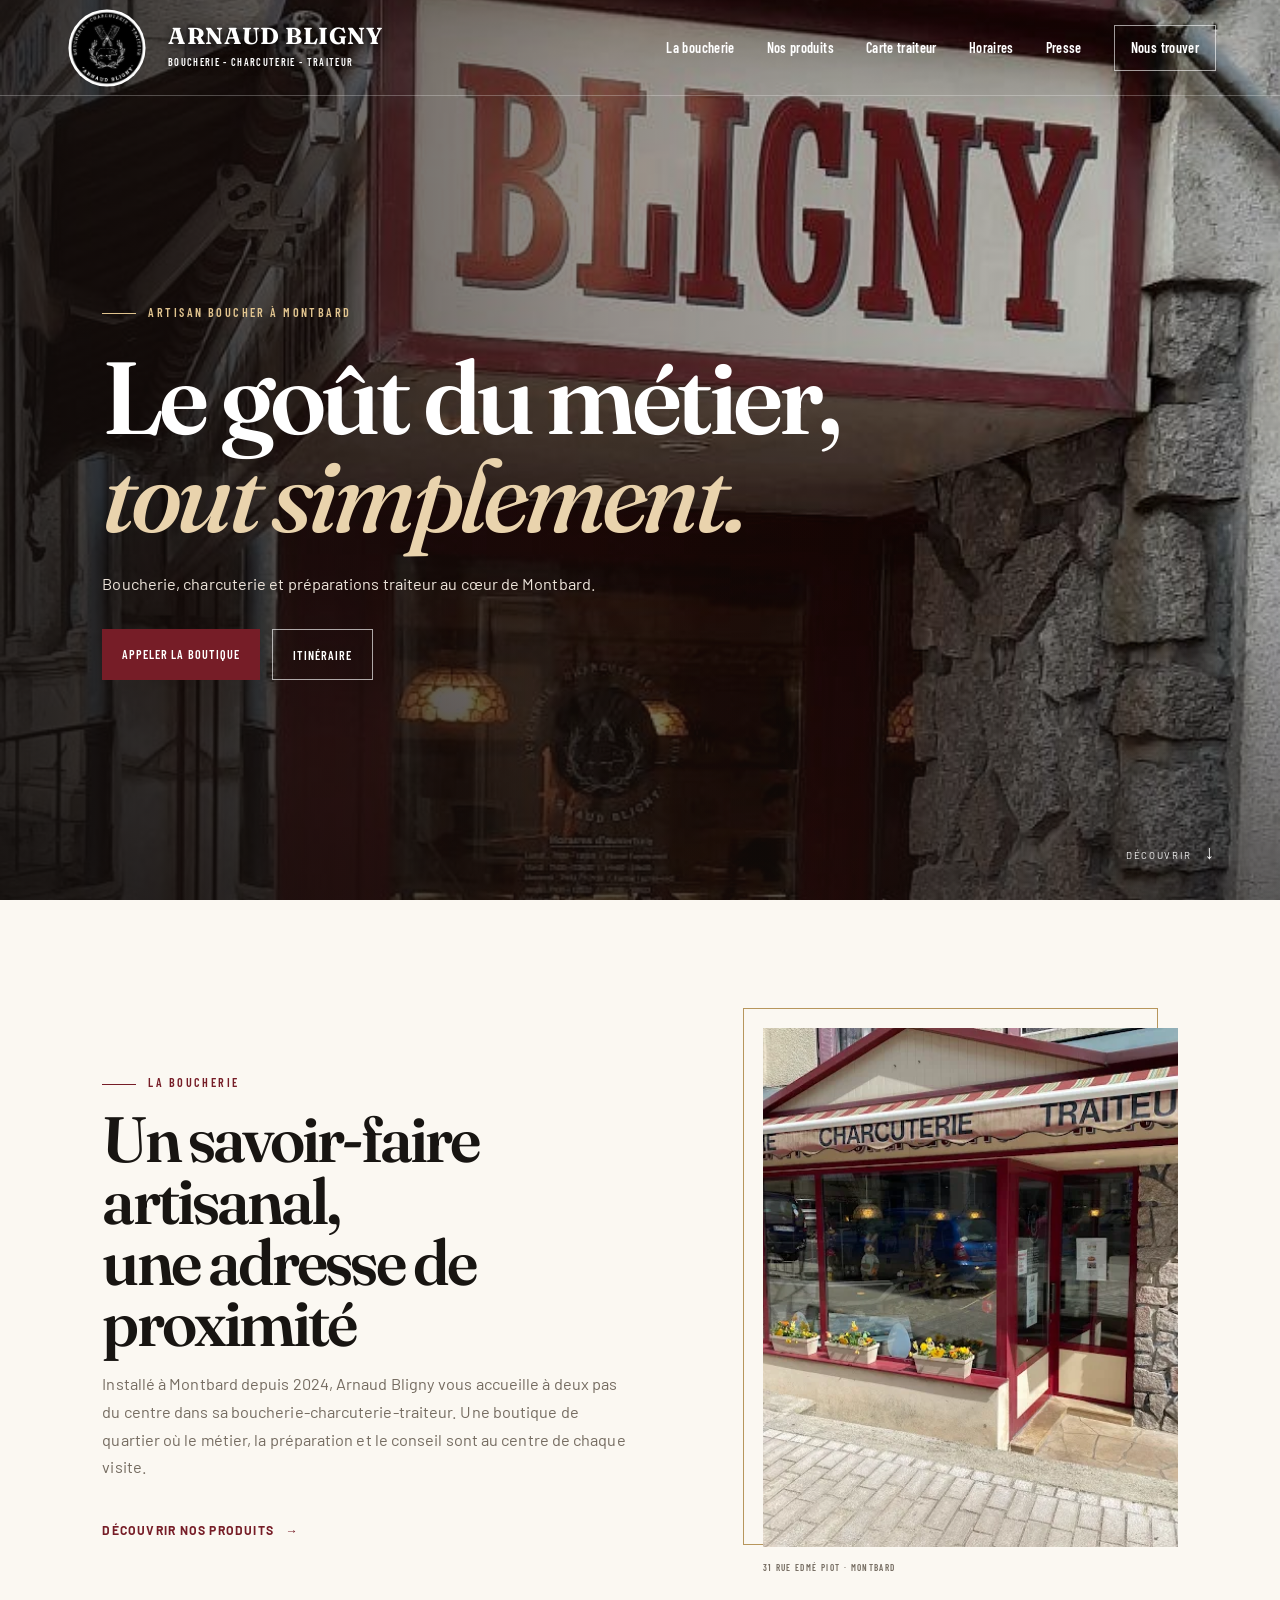
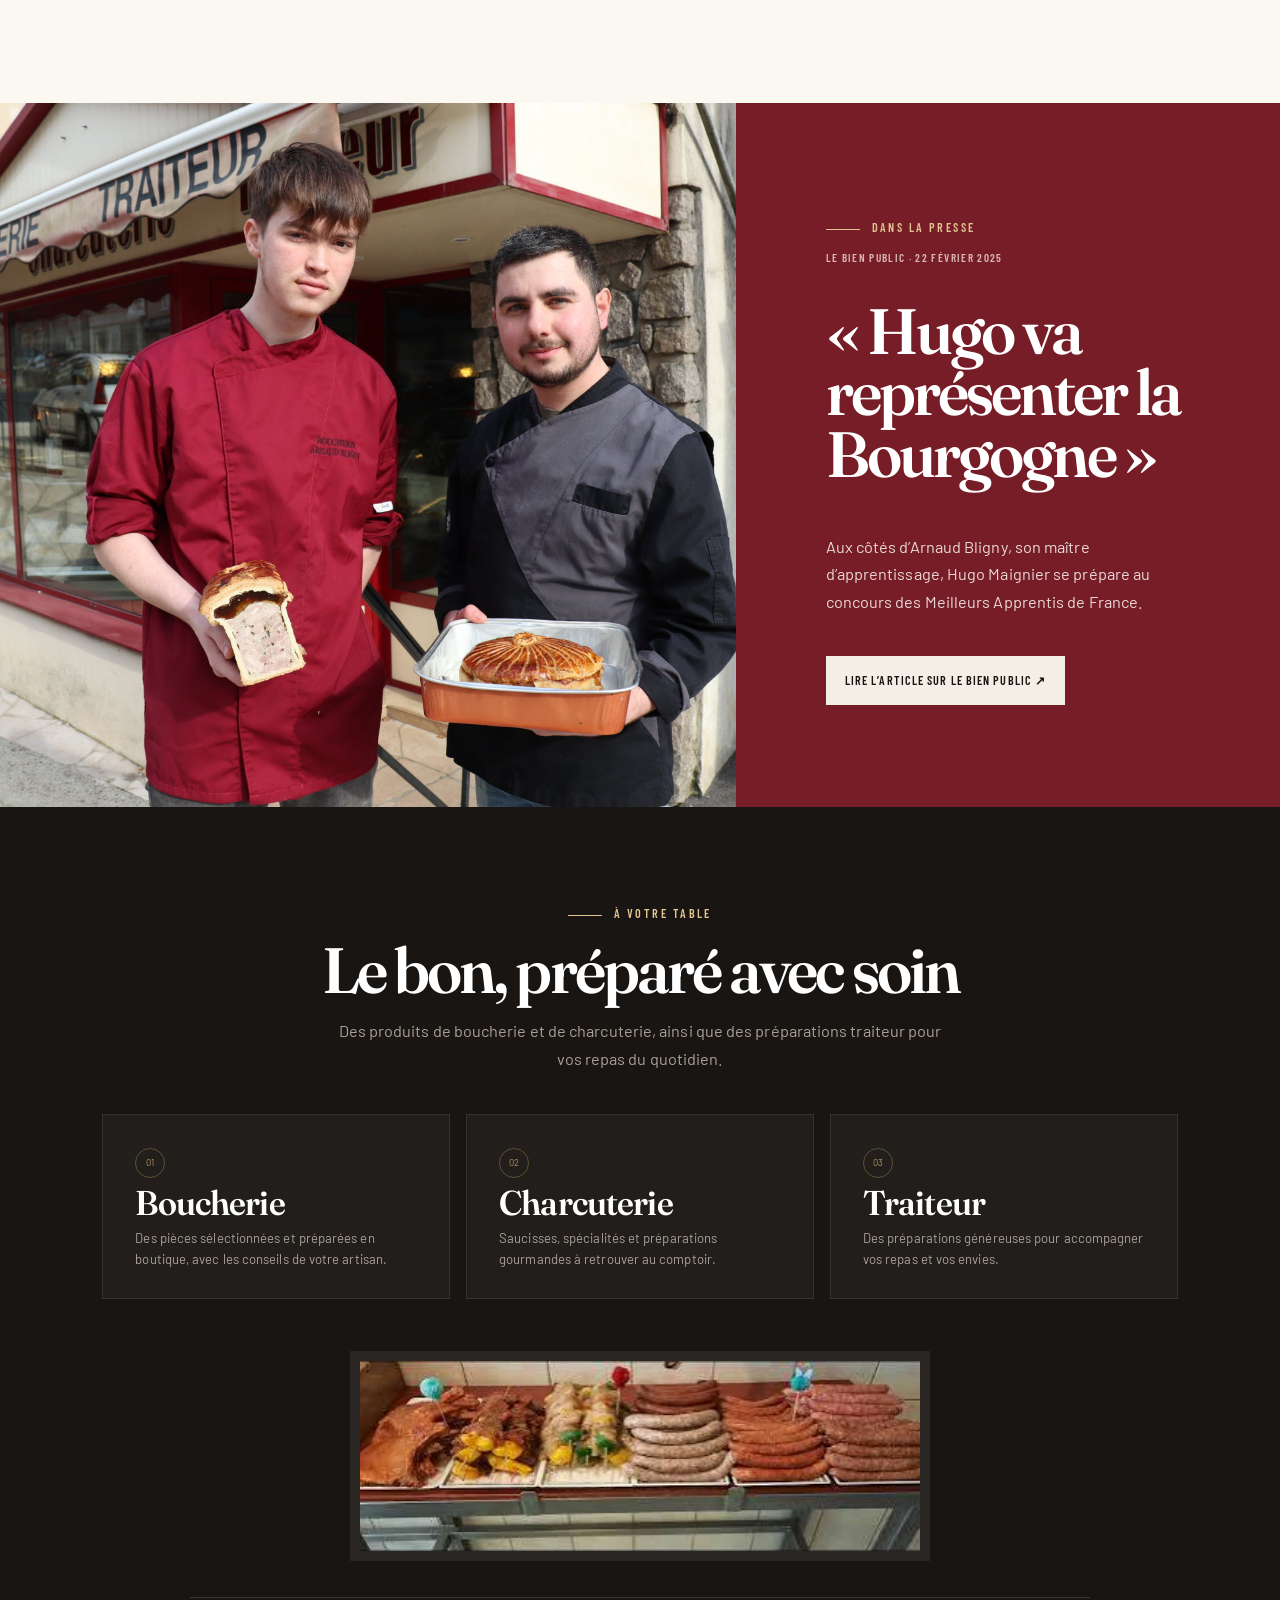
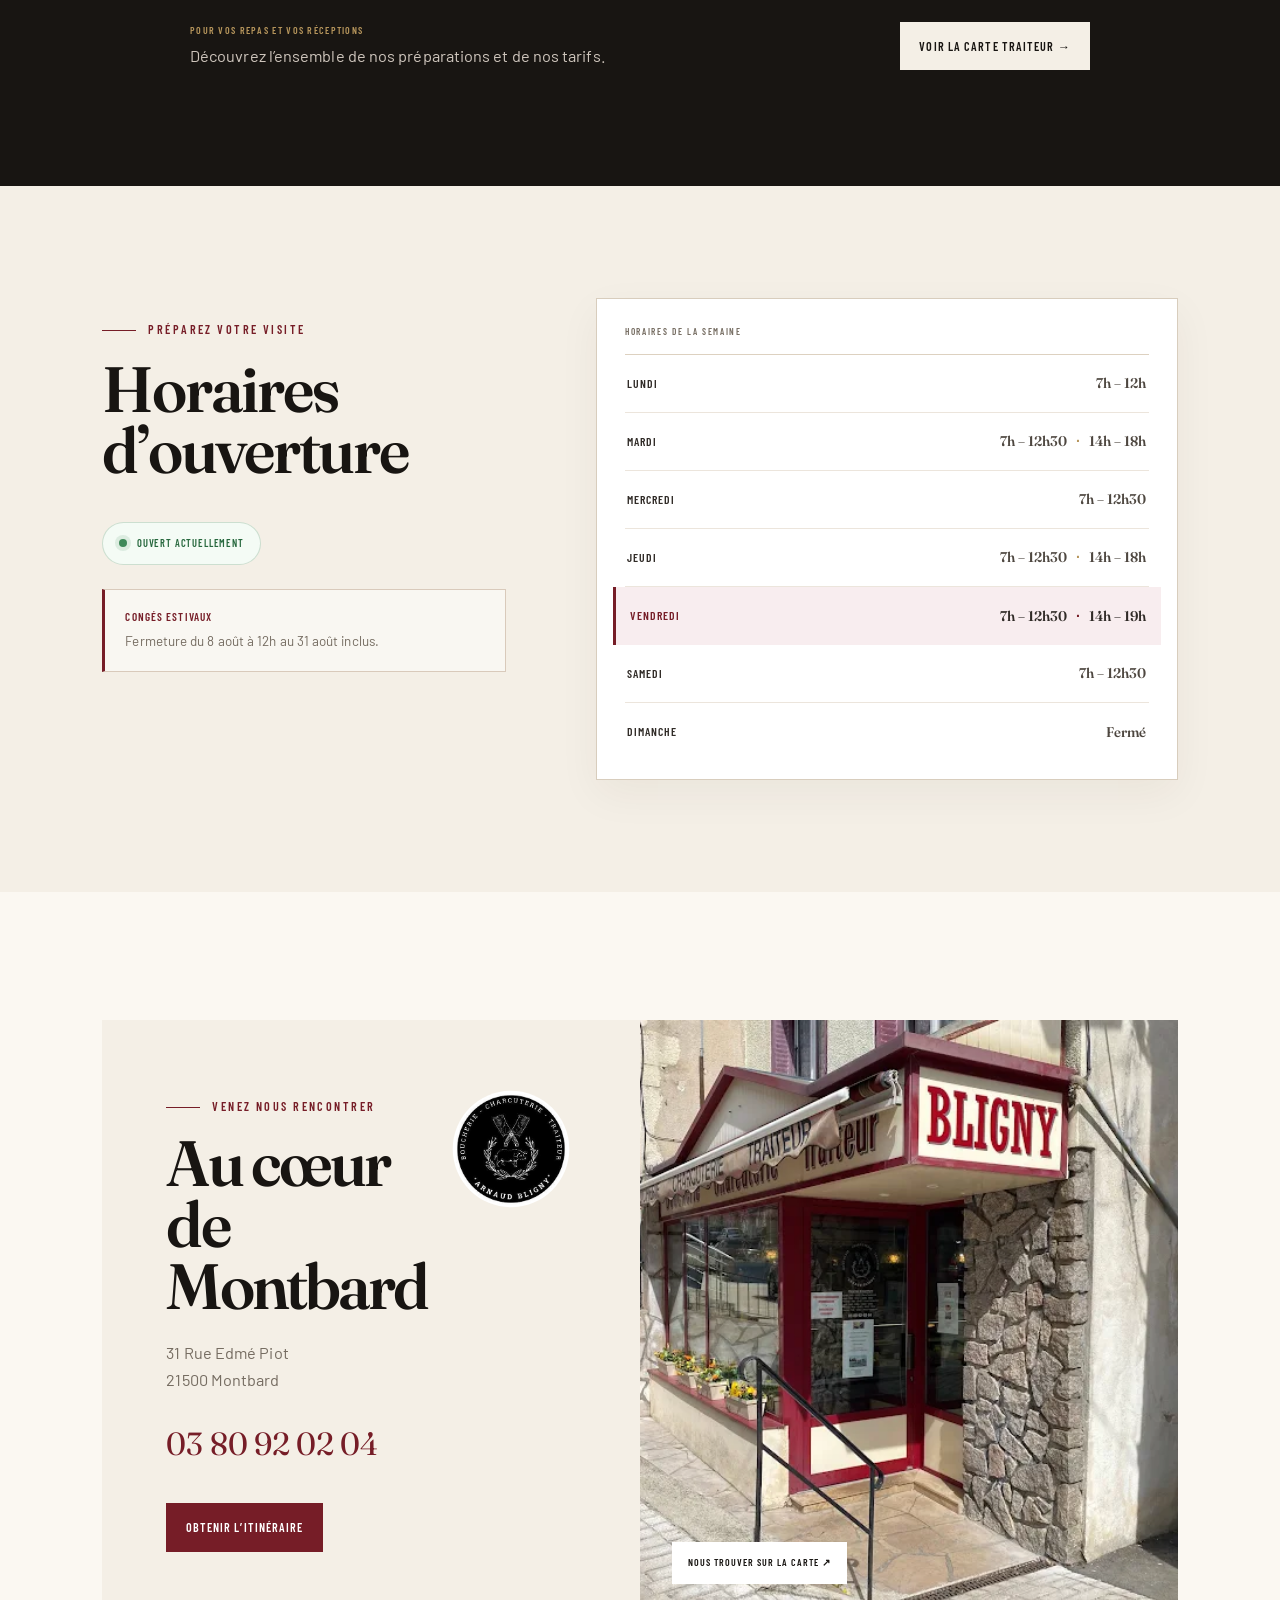
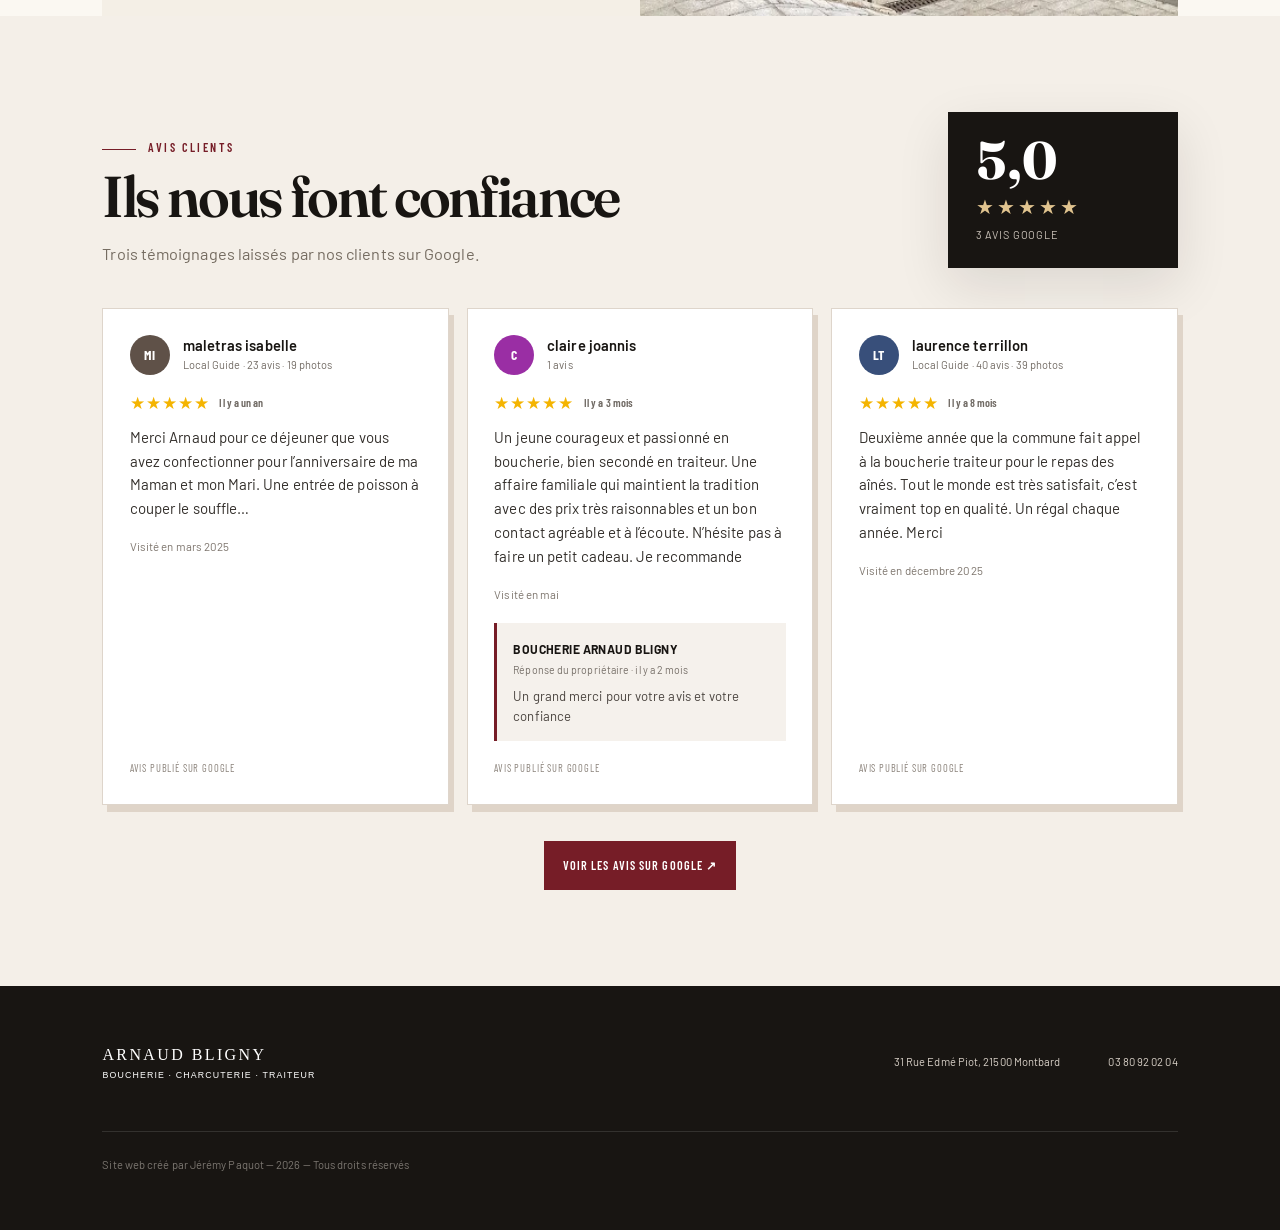
<file: index.html>
<!doctype html>
<html lang="fr">
<head>
  <meta charset="utf-8">
  <meta name="viewport" content="width=device-width, initial-scale=1">
  <title>Boucherie Arnaud Bligny | Boucherie, charcuterie et traiteur à Montbard</title>
  <meta name="description" content="Boucherie Charcuterie Traiteur Arnaud Bligny à Montbard. Découvrez la boutique, nos spécialités, nos horaires et nos coordonnées.">
  <meta name="theme-color" content="#181512">
  <meta property="og:title" content="Boucherie Arnaud Bligny — Montbard">
  <meta property="og:description" content="Boucherie, charcuterie et traiteur au cœur de Montbard.">
  <meta property="og:type" content="website">
  <meta property="og:image" content="assets/devanture.webp">
  <link rel="icon" href="assets/logo.jpg">
  <link rel="preconnect" href="https://fonts.googleapis.com">
  <link rel="preconnect" href="https://fonts.gstatic.com" crossorigin>
  <link href="https://fonts.googleapis.com/css2?family=Barlow+Condensed:wght@500;600;700&family=Barlow:wght@400;500;600&family=Fraunces:opsz,wght@9..144,500;9..144,600;9..144,700&display=swap" rel="stylesheet">
  <link rel="stylesheet" href="style.css">
  <link rel="stylesheet" href="overrides.css?v=13">
  <script type="application/ld+json">
  {"@context":"https://schema.org","@type":"ButcherShop","name":"Boucherie Arnaud Bligny","description":"Boucherie, charcuterie et traiteur à Montbard.","telephone":"+33380920204","image":"assets/devanture.webp","address":{"@type":"PostalAddress","streetAddress":"31 Rue Edmé Piot","postalCode":"21500","addressLocality":"Montbard","addressCountry":"FR"},"openingHoursSpecification":[{"@type":"OpeningHoursSpecification","dayOfWeek":"Monday","opens":"07:00","closes":"12:00"},{"@type":"OpeningHoursSpecification","dayOfWeek":["Tuesday","Thursday"],"opens":"07:00","closes":"12:30"},{"@type":"OpeningHoursSpecification","dayOfWeek":["Tuesday","Thursday"],"opens":"14:00","closes":"18:00"},{"@type":"OpeningHoursSpecification","dayOfWeek":"Wednesday","opens":"07:00","closes":"12:30"},{"@type":"OpeningHoursSpecification","dayOfWeek":"Friday","opens":"07:00","closes":"12:30"},{"@type":"OpeningHoursSpecification","dayOfWeek":"Friday","opens":"14:00","closes":"19:00"},{"@type":"OpeningHoursSpecification","dayOfWeek":"Saturday","opens":"07:00","closes":"12:30"}]}
  </script>
</head>
<body>
  <a class="skip-link" href="#contenu">Aller au contenu</a>
  <header class="site-header">
    <a class="brand" href="#accueil" aria-label="Retour à l'accueil"><img src="assets/logo.jpg" alt="Logo de la Boucherie Charcuterie Traiteur Arnaud Bligny"><span><b>Arnaud Bligny</b><small>Boucherie - Charcuterie - Traiteur</small></span></a>
    <button class="menu-toggle" aria-expanded="false" aria-controls="menu"><span></span><span></span><span></span><span class="sr-only">Ouvrir le menu</span></button>
    <nav id="menu" aria-label="Navigation principale"><a href="#boucherie">La boucherie</a><a href="#produits">Nos produits</a><a href="carte-traiteur.html">Carte traiteur</a><a href="#horaires">Horaires</a><a href="#presse">Presse</a><a class="nav-cta" href="#contact">Nous trouver</a></nav>
  </header>

  <main id="contenu">
    <section class="hero" id="accueil">
      <img class="hero-image" src="assets/hero-boutique.jpg" alt="Entrée et enseigne de la Boucherie Arnaud Bligny à Montbard">
      <div class="hero-shade"></div>
      <div class="hero-content reveal">
        <p class="eyebrow">Artisan boucher à Montbard</p>
        <h1>Le goût du métier,<br><em>tout simplement.</em></h1>
        <p class="hero-text">Boucherie, charcuterie et préparations traiteur au cœur de Montbard.</p>
        <div class="actions"><a class="button primary" href="tel:+33380920204">Appeler la boutique</a><a class="button ghost" href="https://www.google.com/maps/dir/?api=1&destination=31+Rue+Edme+Piot+21500+Montbard" target="_blank" rel="noopener noreferrer">Itinéraire</a></div>
      </div>
      <a class="scroll" href="#boucherie" aria-label="Découvrir la boucherie">Découvrir <span>↓</span></a>
    </section>

    <section class="intro section" id="boucherie">
      <div class="section-copy reveal"><p class="eyebrow dark">La boucherie</p><h2>Un savoir-faire artisanal,<br>une adresse de proximité</h2><p>Installé à Montbard depuis 2024, Arnaud Bligny vous accueille à deux pas du centre dans sa boucherie-charcuterie-traiteur. Une boutique de quartier où le métier, la préparation et le conseil sont au centre de chaque visite.</p><a class="text-link" href="#produits">Découvrir nos produits <span>→</span></a></div>
      <figure class="shop-frame reveal"><img src="assets/boutique.webp" alt="Façade de la Boucherie Arnaud Bligny" loading="lazy"><figcaption>31 rue Edmé Piot · Montbard</figcaption></figure>
    </section>


    <section class="press section" id="presse">
      <div class="press-mobile-heading"><p class="eyebrow">Dans la presse</p><span class="source">Le Bien Public · 22 février 2025</span></div>
      <div class="press-photo reveal"><img src="assets/hugo-arnaud.jpg" alt="Hugo, à gauche en rouge, et Arnaud Bligny, à droite en noir, devant la boucherie" loading="lazy"></div>
      <article class="press-copy reveal"><p class="eyebrow">Dans la presse</p><span class="source">Le Bien Public · 22 février 2025</span><h2>« Hugo va représenter la Bourgogne »</h2><p>Aux côtés d’Arnaud Bligny, son maître d’apprentissage, Hugo Maignier se prépare au concours des Meilleurs Apprentis de France.</p><a class="button light" href="https://www.bienpublic.com/economie/2025/02/22/meilleurs-apprentis-de-france-hugo-va-representer-la-bourgogne" target="_blank" rel="noopener noreferrer">Lire l’article sur Le Bien Public ↗</a></article>
    </section>

    <section class="products section" id="produits">
      <div class="section-heading reveal"><p class="eyebrow">À votre table</p><h2>Le bon, préparé avec soin</h2><p>Des produits de boucherie et de charcuterie, ainsi que des préparations traiteur pour vos repas du quotidien.</p></div>
      <div class="product-grid reveal">
        <article><span>01</span><h3>Boucherie</h3><p>Des pièces sélectionnées et préparées en boutique, avec les conseils de votre artisan.</p></article>
        <article><span>02</span><h3>Charcuterie</h3><p>Saucisses, spécialités et préparations gourmandes à retrouver au comptoir.</p></article>
        <article><span>03</span><h3>Traiteur</h3><p>Des préparations généreuses pour accompagner vos repas et vos envies.</p></article>
      </div>
      <figure class="wide-photo reveal"><img src="assets/produits.jpg" alt="Assortiment de charcuteries et de préparations dans la vitrine" loading="lazy"></figure>
      <div class="menu-invite reveal"><p><span>Pour vos repas et vos réceptions</span>Découvrez l’ensemble de nos préparations et de nos tarifs.</p><a class="button light" href="carte-traiteur.html">Voir la carte traiteur →</a></div>
    </section>

    <section class="hours section" id="horaires">
      <div class="hours-title reveal"><p class="eyebrow dark">Préparez votre visite</p><h2>Horaires<br>d’ouverture</h2><div class="status" id="open-status" aria-live="polite"><i></i><span>Horaires de la semaine</span></div><aside class="holiday"><strong>Congés estivaux</strong><span>Fermeture du 8 août à 12h au 31 août inclus.</span></aside></div>
      <div class="hours-list reveal">
        <div data-day="1"><strong>Lundi</strong><span>7h – 12h</span></div>
        <div data-day="2"><strong>Mardi</strong><span>7h – 12h30 <b>·</b> 14h – 18h</span></div>
        <div data-day="3"><strong>Mercredi</strong><span>7h – 12h30</span></div>
        <div data-day="4"><strong>Jeudi</strong><span>7h – 12h30 <b>·</b> 14h – 18h</span></div>
        <div data-day="5"><strong>Vendredi</strong><span>7h – 12h30 <b>·</b> 14h – 19h</span></div>
        <div data-day="6"><strong>Samedi</strong><span>7h – 12h30</span></div>
        <div data-day="0"><strong>Dimanche</strong><span>Fermé</span></div>
      </div>
    </section>


    <section class="contact section" id="contact">
      <div class="contact-card reveal"><img src="assets/logo.jpg" alt="" aria-hidden="true"><p class="eyebrow dark">Venez nous rencontrer</p><h2>Au cœur de<br>Montbard</h2><address>31 Rue Edmé Piot<br>21500 Montbard</address><a class="phone" href="tel:+33380920204">03 80 92 02 04</a><div class="actions"><a class="button primary" href="https://www.google.com/maps/dir/?api=1&destination=31+Rue+Edme+Piot+21500+Montbard" target="_blank" rel="noopener noreferrer">Obtenir l’itinéraire</a></div></div>
      <a class="contact-photo reveal" href="https://www.google.com/maps/dir/?api=1&destination=31+Rue+Edme+Piot+21500+Montbard" target="_blank" rel="noopener noreferrer" aria-label="Ouvrir l’itinéraire vers la boucherie"><img src="assets/enseigne.webp" alt="Entrée de la boucherie avec l’enseigne Bligny" loading="lazy"><span>Nous trouver sur la carte ↗</span></a>
    </section>
    <section class="google-reviews" aria-labelledby="avis-google-title">
      <div class="google-reviews-inner">
        <div class="reviews-head">
          <div class="google-reviews-copy">
            <p class="eyebrow dark">Avis clients</p>
            <h2 id="avis-google-title">Ils nous font confiance</h2>
            <p>Trois témoignages laissés par nos clients sur Google.</p>
          </div>
          <div class="google-rating google-rating-summary">
            <strong>5,0</strong>
            <span class="google-stars" aria-label="5 étoiles sur 5">★★★★★</span>
            <small>3 avis Google</small>
          </div>
        </div>

        <div class="reviews-grid">
          <article class="review-card">
            <header class="review-author">
              <span class="review-avatar avatar-isabelle" aria-hidden="true">MI</span>
              <span><strong>maletras isabelle</strong><small>Local Guide · 23 avis · 19 photos</small></span>
            </header>
            <div class="review-score"><span class="google-stars" aria-label="5 étoiles sur 5">★★★★★</span><span>Il y a un an</span></div>
            <p class="review-text">Merci Arnaud pour ce déjeuner que vous avez confectionner pour l’anniversaire de ma Maman et mon Mari. Une entrée de poisson à couper le souffle…</p>
            <p class="review-visit">Visité en mars 2025</p>
            <small class="review-source">Avis publié sur Google</small>
          </article>

          <article class="review-card">
            <header class="review-author">
              <span class="review-avatar avatar-claire" aria-hidden="true">C</span>
              <span><strong>claire joannis</strong><small>1 avis</small></span>
            </header>
            <div class="review-score"><span class="google-stars" aria-label="5 étoiles sur 5">★★★★★</span><span>Il y a 3 mois</span></div>
            <p class="review-text">Un jeune courageux et passionné en boucherie, bien secondé en traiteur. Une affaire familiale qui maintient la tradition avec des prix très raisonnables et un bon contact agréable et à l’écoute. N’hésite pas à faire un petit cadeau. Je recommande</p>
            <p class="review-visit">Visité en mai</p>
            <aside class="owner-reply">
              <strong>Boucherie Arnaud Bligny</strong>
              <small>Réponse du propriétaire · il y a 2 mois</small>
              <p>Un grand merci pour votre avis et votre confiance</p>
            </aside>
            <small class="review-source">Avis publié sur Google</small>
          </article>

          <article class="review-card">
            <header class="review-author">
              <span class="review-avatar avatar-laurence" aria-hidden="true">LT</span>
              <span><strong>laurence terrillon</strong><small>Local Guide · 40 avis · 39 photos</small></span>
            </header>
            <div class="review-score"><span class="google-stars" aria-label="5 étoiles sur 5">★★★★★</span><span>Il y a 8 mois</span></div>
            <p class="review-text">Deuxième année que la commune fait appel à la boucherie traiteur pour le repas des aînés. Tout le monde est très satisfait, c’est vraiment top en qualité. Un régal chaque année. Merci</p>
            <p class="review-visit">Visité en décembre 2025</p>
            <small class="review-source">Avis publié sur Google</small>
          </article>
        </div>

        <div class="reviews-action">
          <a class="button primary" href="https://www.google.com/maps/search/?api=1&amp;query=Boucherie+Arnaud+Bligny+31+Rue+Edme+Piot+21500+Montbard" target="_blank" rel="noopener noreferrer">Voir les avis sur Google ↗</a>
        </div>
      </div>
    </section>

  </main>
  <footer><div class="footer-brand">Arnaud Bligny <small>Boucherie · Charcuterie · Traiteur</small></div><p>31 Rue Edmé Piot, 21500 Montbard</p><a href="tel:+33380920204">03 80 92 02 04</a><p class="copyright">Site web créé par Jérémy Paquot — 2026 — Tous droits réservés</p></footer>
  <script src="script.js?v=2"></script>
</body>
</html>
</file>
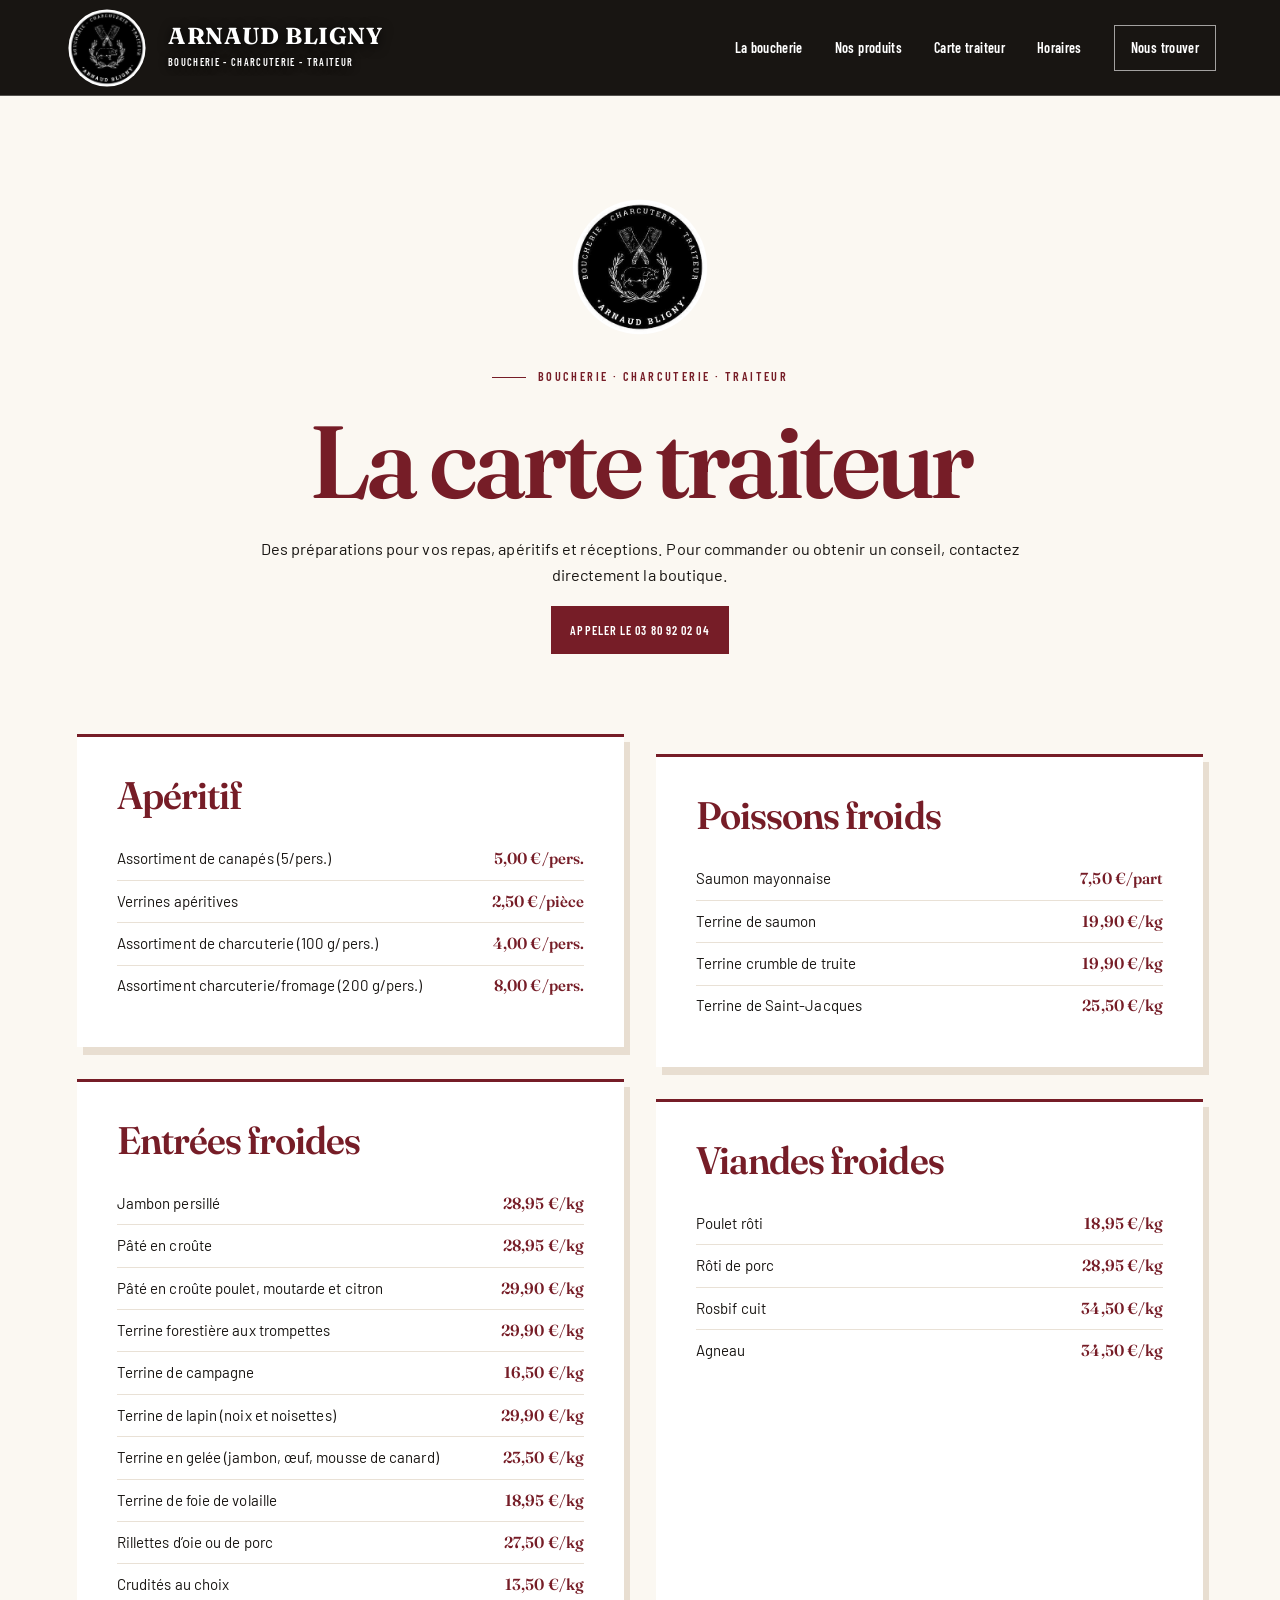
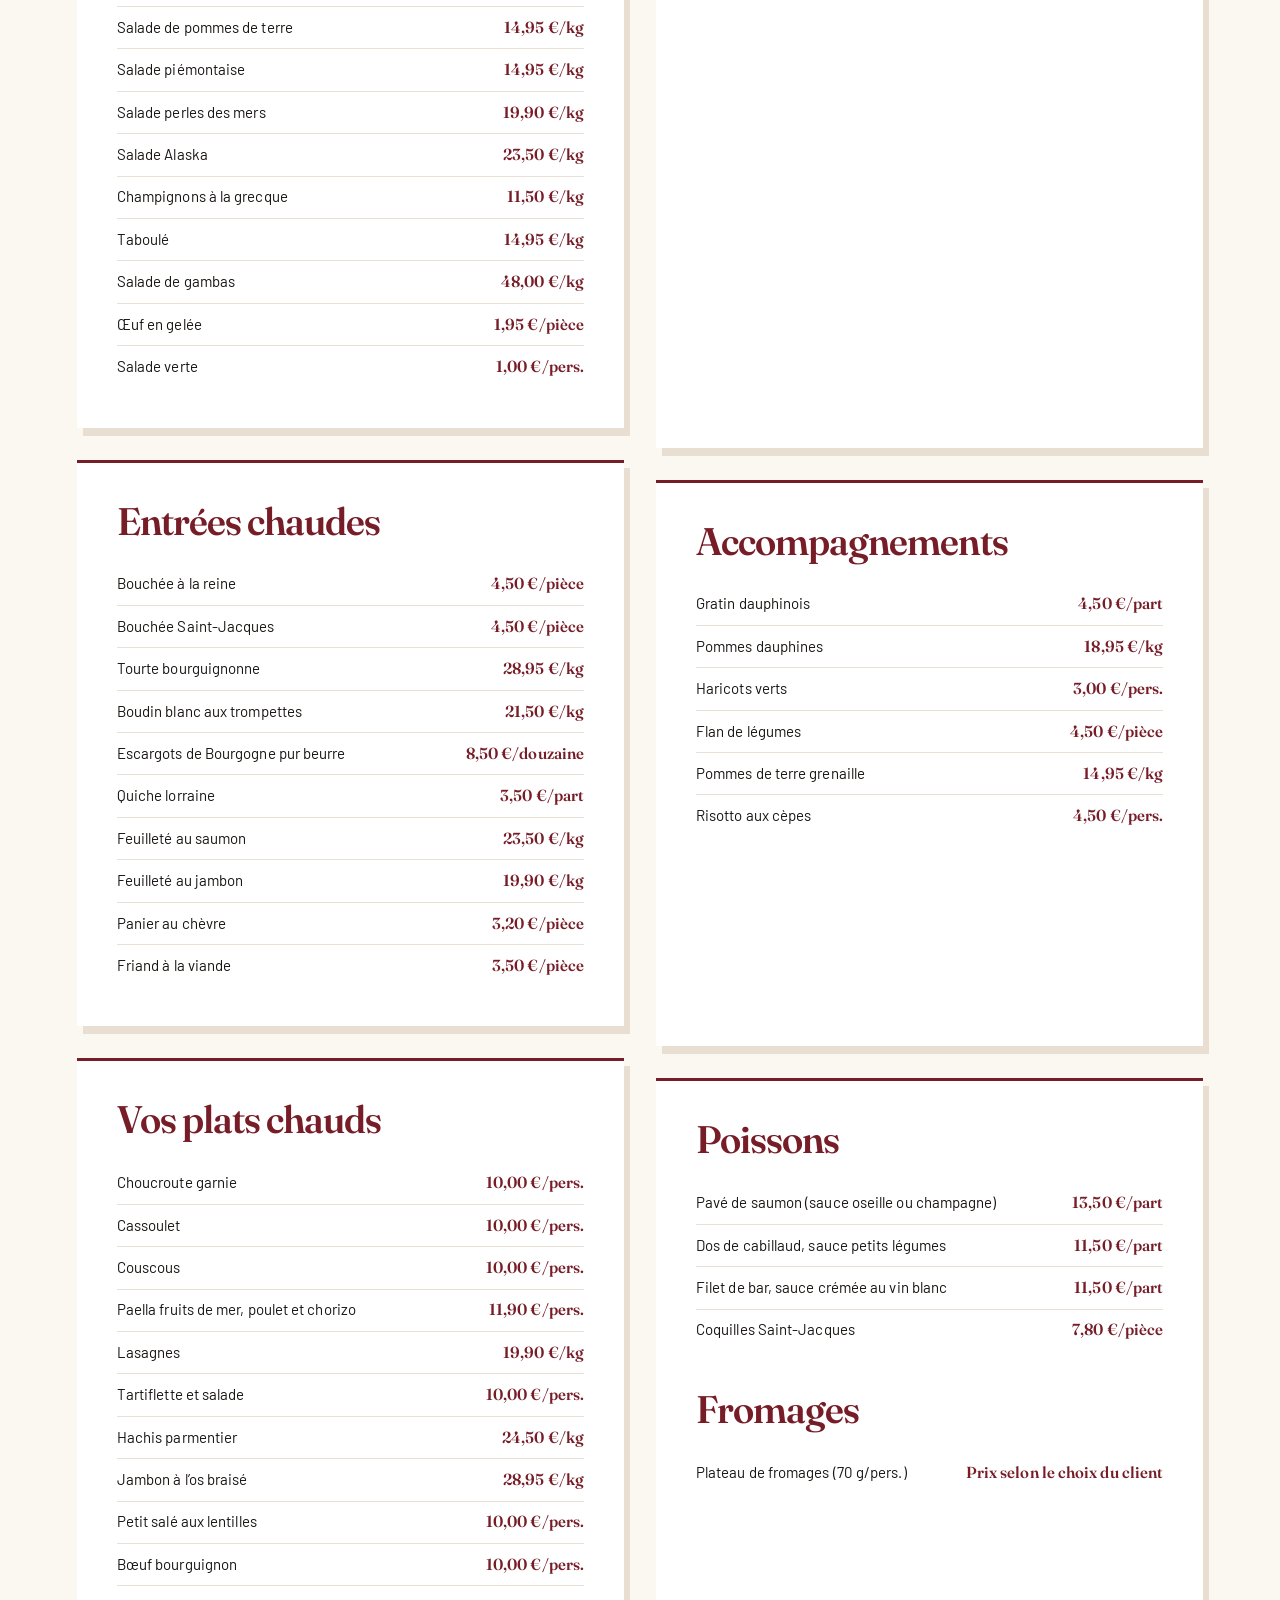
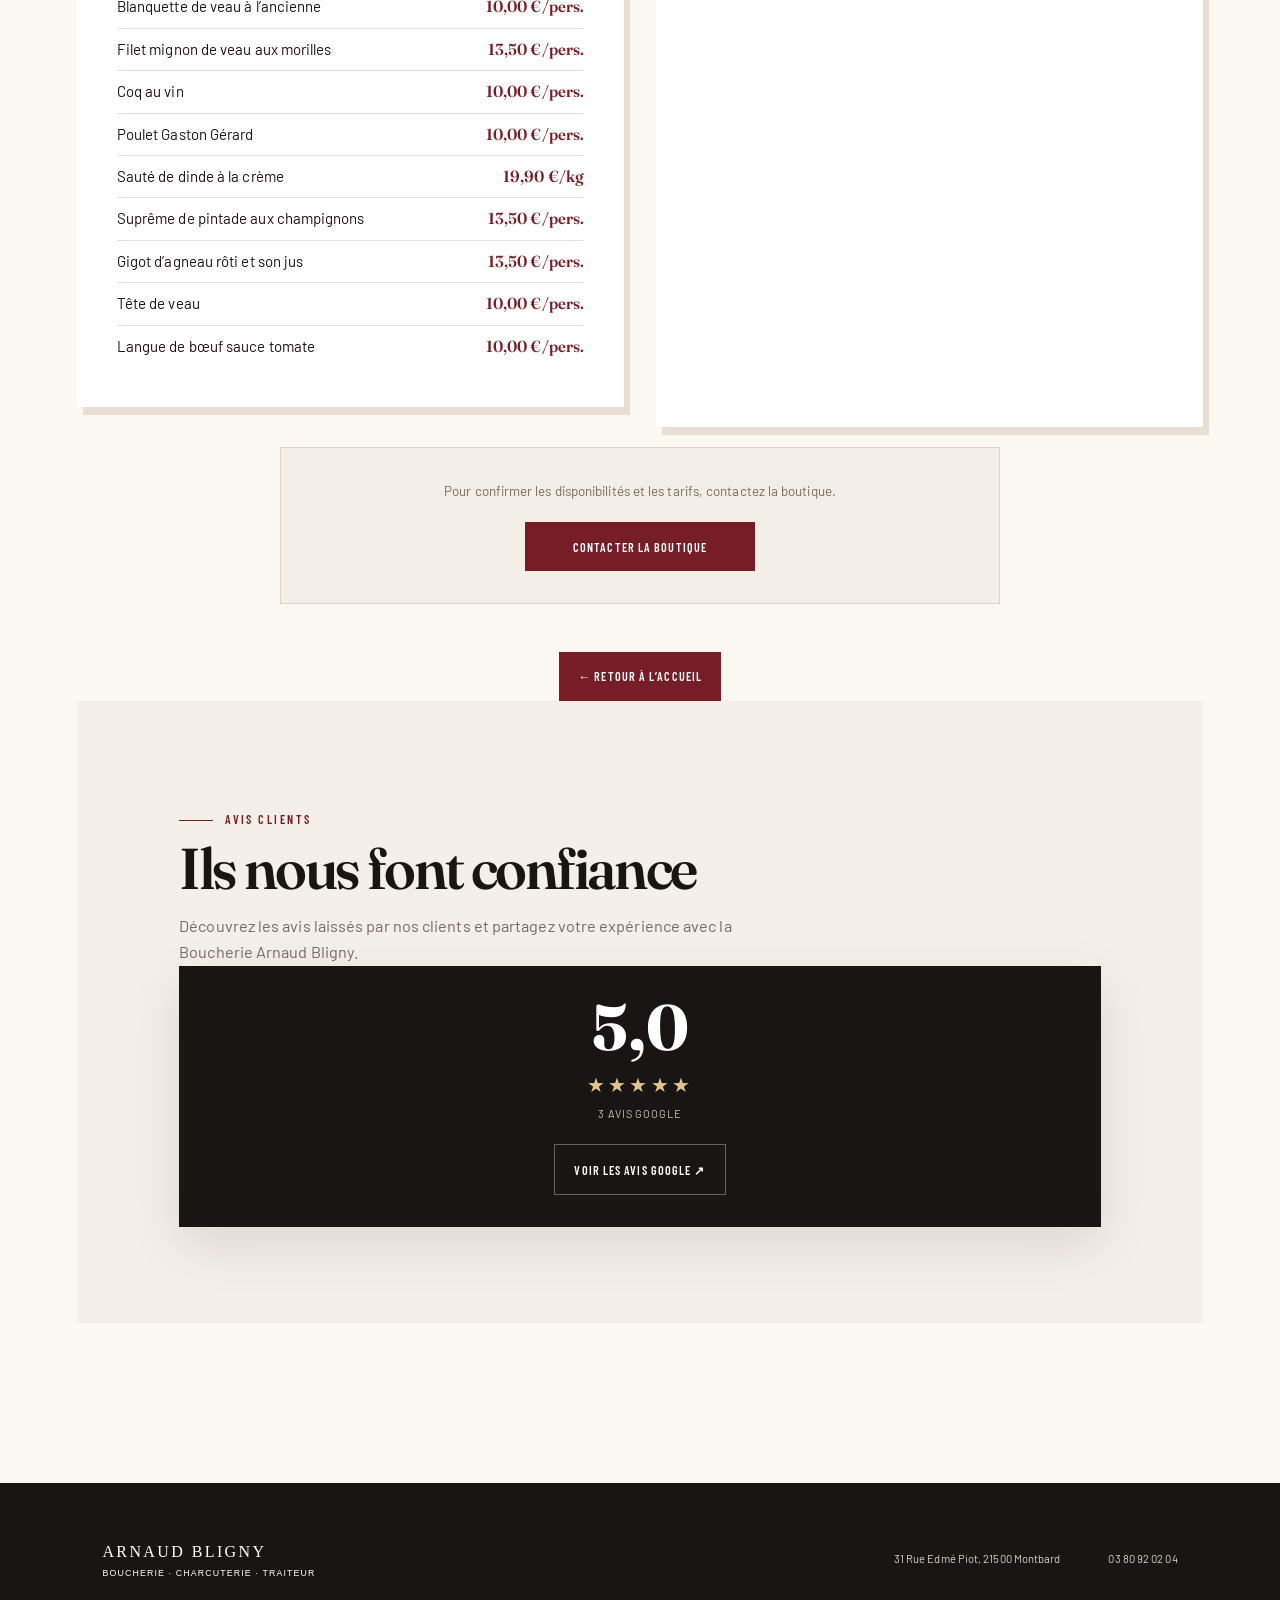
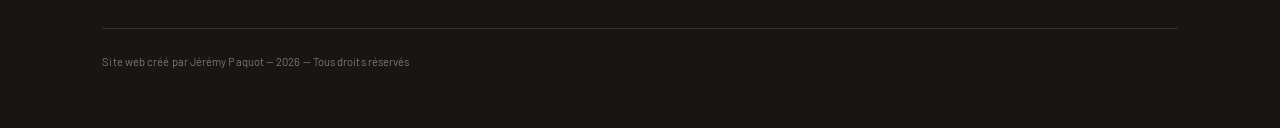
<file: carte-traiteur.html>
<!doctype html>
<html lang="fr">
<head>
  <meta charset="utf-8">
  <meta name="viewport" content="width=device-width, initial-scale=1">
  <title>Carte traiteur | Boucherie Arnaud Bligny à Montbard</title>
  <meta name="description" content="Découvrez la carte traiteur de la Boucherie Arnaud Bligny à Montbard : apéritifs, entrées, plats chauds, poissons et accompagnements.">
  <meta name="theme-color" content="#181512">
  <link rel="icon" href="assets/logo.jpg">
  <link rel="preconnect" href="https://fonts.googleapis.com">
  <link rel="preconnect" href="https://fonts.gstatic.com" crossorigin>
  <link href="https://fonts.googleapis.com/css2?family=Barlow+Condensed:wght@500;600;700&family=Barlow:wght@400;500;600&family=Fraunces:opsz,wght@9..144,500;9..144,600;9..144,700&display=swap" rel="stylesheet">
  <link rel="stylesheet" href="style.css">
  <link rel="stylesheet" href="overrides.css?v=12">
</head>
<body class="menu-page">
  <a class="skip-link" href="#contenu">Aller au contenu</a>
  <header class="site-header">
    <a class="brand" href="index.html" aria-label="Retour à l'accueil"><img src="assets/logo.jpg" alt="Logo de la Boucherie Charcuterie Traiteur Arnaud Bligny"><span><b>Arnaud Bligny</b><small>Boucherie - Charcuterie - Traiteur</small></span></a>
    <button class="menu-toggle" aria-expanded="false" aria-controls="menu"><span></span><span></span><span></span><span class="sr-only">Ouvrir le menu</span></button>
    <nav id="menu" aria-label="Navigation principale"><a href="index.html#boucherie">La boucherie</a><a href="index.html#produits">Nos produits</a><a href="carte-traiteur.html" aria-current="page">Carte traiteur</a><a href="index.html#horaires">Horaires</a><a class="nav-cta" href="index.html#contact">Nous trouver</a></nav>
  </header>
  <main id="contenu">
    <header class="menu-hero">
      <img class="menu-logo" src="assets/logo.jpg" alt="Emblème Arnaud Bligny">
      <p class="eyebrow dark">Boucherie · Charcuterie · Traiteur</p>
      <h1>La carte traiteur</h1>
      <p>Des préparations pour vos repas, apéritifs et réceptions. Pour commander ou obtenir un conseil, contactez directement la boutique.</p>
      <a class="button primary" href="tel:+33380920204">Appeler le 03 80 92 02 04</a>
    </header>
    <div class="menu-sections">
      <section class="menu-card"><h2>Apéritif</h2><ul class="menu-items">
        <li><span>Assortiment de canapés (5/pers.)</span><strong>5,00 €/pers.</strong></li><li><span>Verrines apéritives</span><strong>2,50 €/pièce</strong></li><li><span>Assortiment de charcuterie (100 g/pers.)</span><strong>4,00 €/pers.</strong></li><li><span>Assortiment charcuterie/fromage (200 g/pers.)</span><strong>8,00 €/pers.</strong></li>
      </ul></section>
      <section class="menu-card"><h2>Poissons froids</h2><ul class="menu-items">
        <li><span>Saumon mayonnaise</span><strong>7,50 €/part</strong></li><li><span>Terrine de saumon</span><strong>19,90 €/kg</strong></li><li><span>Terrine crumble de truite</span><strong>19,90 €/kg</strong></li><li><span>Terrine de Saint-Jacques</span><strong>25,50 €/kg</strong></li>
      </ul></section>
      <section class="menu-card"><h2>Entrées froides</h2><ul class="menu-items">
        <li><span>Jambon persillé</span><strong>28,95 €/kg</strong></li><li><span>Pâté en croûte</span><strong>28,95 €/kg</strong></li><li><span>Pâté en croûte poulet, moutarde et citron</span><strong>29,90 €/kg</strong></li><li><span>Terrine forestière aux trompettes</span><strong>29,90 €/kg</strong></li><li><span>Terrine de campagne</span><strong>16,50 €/kg</strong></li><li><span>Terrine de lapin (noix et noisettes)</span><strong>29,90 €/kg</strong></li><li><span>Terrine en gelée (jambon, œuf, mousse de canard)</span><strong>23,50 €/kg</strong></li><li><span>Terrine de foie de volaille</span><strong>18,95 €/kg</strong></li><li><span>Rillettes d’oie ou de porc</span><strong>27,50 €/kg</strong></li><li><span>Crudités au choix</span><strong>13,50 €/kg</strong></li><li><span>Salade de pommes de terre</span><strong>14,95 €/kg</strong></li><li><span>Salade piémontaise</span><strong>14,95 €/kg</strong></li><li><span>Salade perles des mers</span><strong>19,90 €/kg</strong></li><li><span>Salade Alaska</span><strong>23,50 €/kg</strong></li><li><span>Champignons à la grecque</span><strong>11,50 €/kg</strong></li><li><span>Taboulé</span><strong>14,95 €/kg</strong></li><li><span>Salade de gambas</span><strong>48,00 €/kg</strong></li><li><span>Œuf en gelée</span><strong>1,95 €/pièce</strong></li><li><span>Salade verte</span><strong>1,00 €/pers.</strong></li>
      </ul></section>
      <section class="menu-card"><h2>Viandes froides</h2><ul class="menu-items">
        <li><span>Poulet rôti</span><strong>18,95 €/kg</strong></li><li><span>Rôti de porc</span><strong>28,95 €/kg</strong></li><li><span>Rosbif cuit</span><strong>34,50 €/kg</strong></li><li><span>Agneau</span><strong>34,50 €/kg</strong></li>
      </ul></section>
      <section class="menu-card"><h2>Entrées chaudes</h2><ul class="menu-items">
        <li><span>Bouchée à la reine</span><strong>4,50 €/pièce</strong></li><li><span>Bouchée Saint-Jacques</span><strong>4,50 €/pièce</strong></li><li><span>Tourte bourguignonne</span><strong>28,95 €/kg</strong></li><li><span>Boudin blanc aux trompettes</span><strong>21,50 €/kg</strong></li><li><span>Escargots de Bourgogne pur beurre</span><strong>8,50 €/douzaine</strong></li><li><span>Quiche lorraine</span><strong>3,50 €/part</strong></li><li><span>Feuilleté au saumon</span><strong>23,50 €/kg</strong></li><li><span>Feuilleté au jambon</span><strong>19,90 €/kg</strong></li><li><span>Panier au chèvre</span><strong>3,20 €/pièce</strong></li><li><span>Friand à la viande</span><strong>3,50 €/pièce</strong></li>
      </ul></section>
      <section class="menu-card"><h2>Accompagnements</h2><ul class="menu-items">
        <li><span>Gratin dauphinois</span><strong>4,50 €/part</strong></li><li><span>Pommes dauphines</span><strong>18,95 €/kg</strong></li><li><span>Haricots verts</span><strong>3,00 €/pers.</strong></li><li><span>Flan de légumes</span><strong>4,50 €/pièce</strong></li><li><span>Pommes de terre grenaille</span><strong>14,95 €/kg</strong></li><li><span>Risotto aux cèpes</span><strong>4,50 €/pers.</strong></li>
      </ul></section>
      <section class="menu-card"><h2>Vos plats chauds</h2><ul class="menu-items">
        <li><span>Choucroute garnie</span><strong>10,00 €/pers.</strong></li><li><span>Cassoulet</span><strong>10,00 €/pers.</strong></li><li><span>Couscous</span><strong>10,00 €/pers.</strong></li><li><span>Paella fruits de mer, poulet et chorizo</span><strong>11,90 €/pers.</strong></li><li><span>Lasagnes</span><strong>19,90 €/kg</strong></li><li><span>Tartiflette et salade</span><strong>10,00 €/pers.</strong></li><li><span>Hachis parmentier</span><strong>24,50 €/kg</strong></li><li><span>Jambon à l’os braisé</span><strong>28,95 €/kg</strong></li><li><span>Petit salé aux lentilles</span><strong>10,00 €/pers.</strong></li><li><span>Bœuf bourguignon</span><strong>10,00 €/pers.</strong></li><li><span>Blanquette de veau à l’ancienne</span><strong>10,00 €/pers.</strong></li><li><span>Filet mignon de veau aux morilles</span><strong>13,50 €/pers.</strong></li><li><span>Coq au vin</span><strong>10,00 €/pers.</strong></li><li><span>Poulet Gaston Gérard</span><strong>10,00 €/pers.</strong></li><li><span>Sauté de dinde à la crème</span><strong>19,90 €/kg</strong></li><li><span>Suprême de pintade aux champignons</span><strong>13,50 €/pers.</strong></li><li><span>Gigot d’agneau rôti et son jus</span><strong>13,50 €/pers.</strong></li><li><span>Tête de veau</span><strong>10,00 €/pers.</strong></li><li><span>Langue de bœuf sauce tomate</span><strong>10,00 €/pers.</strong></li>
      </ul></section>
      <section class="menu-card"><h2>Poissons</h2><ul class="menu-items">
        <li><span>Pavé de saumon (sauce oseille ou champagne)</span><strong>13,50 €/part</strong></li><li><span>Dos de cabillaud, sauce petits légumes</span><strong>11,50 €/part</strong></li><li><span>Filet de bar, sauce crémée au vin blanc</span><strong>11,50 €/part</strong></li><li><span>Coquilles Saint-Jacques</span><strong>7,80 €/pièce</strong></li>
      </ul><h2 style="margin-top:2.5rem">Fromages</h2><ul class="menu-items"><li><span>Plateau de fromages (70 g/pers.)</span><strong>Prix selon le choix du client</strong></li></ul></section>
    </div>
    <div class="menu-contact"><p>Pour confirmer les disponibilités et les tarifs, contactez la boutique.</p><a class="button primary" href="tel:+33380920204">Contacter la boutique</a></div>
    <div class="menu-back"><a class="button primary" href="index.html">← Retour à l’accueil</a></div>
    <section class="google-reviews" aria-labelledby="avis-google-title">
      <div class="google-reviews-inner">
        <div class="google-reviews-copy"><p class="eyebrow dark">Avis clients</p><h2 id="avis-google-title">Ils nous font confiance</h2><p>Découvrez les avis laissés par nos clients et partagez votre expérience avec la Boucherie Arnaud Bligny.</p></div>
        <div class="google-rating"><strong>5,0</strong><span class="google-stars" aria-label="5 étoiles sur 5">★★★★★</span><small>3 avis Google</small><a class="button" href="https://www.google.com/maps/search/?api=1&amp;query=Boucherie+Arnaud+Bligny+31+Rue+Edme+Piot+21500+Montbard" target="_blank" rel="noopener noreferrer">Voir les avis Google ↗</a></div>
      </div>
    </section>

  </main>
  <footer><div class="footer-brand">Arnaud Bligny <small>Boucherie · Charcuterie · Traiteur</small></div><p>31 Rue Edmé Piot, 21500 Montbard</p><a href="tel:+33380920204">03 80 92 02 04</a><p class="copyright">Site web créé par Jérémy Paquot — 2026 — Tous droits réservés</p></footer>
  <script src="script.js?v=2"></script>
</body>
</html>
</file>
<file: style.css>
:root{--ink:#181512;--cream:#f4efe6;--paper:#fbf8f2;--wine:#761d27;--red:#9a2733;--gold:#b7965c;--muted:#756c61}*{box-sizing:border-box}html{scroll-behavior:smooth}body{margin:0;background:var(--paper);color:var(--ink);font-family:Montserrat,Arial,sans-serif;line-height:1.65}img{display:block;width:100%}a{color:inherit;text-decoration:none}.skip-link{position:fixed;left:1rem;top:-5rem;z-index:100;background:#fff;padding:.7rem 1rem}.skip-link:focus{top:1rem}.sr-only{position:absolute;width:1px;height:1px;overflow:hidden;clip:rect(0,0,0,0)}.site-header{height:96px;position:absolute;top:0;left:0;right:0;z-index:10;display:flex;align-items:center;justify-content:space-between;padding:0 5vw;color:#fff;border-bottom:1px solid #ffffff42}.brand{display:flex;align-items:center;gap:14px;text-transform:uppercase;letter-spacing:.18em;font-family:"Cormorant Garamond",serif;font-weight:700;font-size:1.15rem}.brand img{width:62px;height:62px;border-radius:50%;object-fit:cover}.brand small,.footer-brand small{display:block;font-family:Montserrat,sans-serif;font-size:.55rem;letter-spacing:.13em;font-weight:500}.site-header nav{display:flex;align-items:center;gap:2rem;font-size:.78rem;font-weight:600}.site-header nav a:not(.nav-cta){position:relative}.site-header nav a:not(.nav-cta):after{content:"";height:1px;width:0;background:#fff;position:absolute;left:0;bottom:-7px;transition:.25s}.site-header nav a:hover:after{width:100%}.nav-cta{border:1px solid #ffffff99;padding:.65rem 1rem}.menu-toggle{display:none;background:none;border:0;padding:.5rem}.menu-toggle span:not(.sr-only){display:block;width:26px;height:2px;background:#fff;margin:5px}.hero{height:min(900px,100vh);min-height:680px;position:relative;color:white;display:flex;align-items:center;overflow:hidden}.hero-image{position:absolute;inset:0;height:100%;object-fit:cover;object-position:center 45%;filter:saturate(.78)}.hero-shade{position:absolute;inset:0;background:linear-gradient(90deg,#120d0bd9 0%,#1b100b73 48%,#0806042b 100%),linear-gradient(0deg,#120d0b85,transparent 45%)}.hero-content{position:relative;width:min(800px,90%);margin-left:8vw;margin-top:70px}.eyebrow{text-transform:uppercase;font-size:.68rem;letter-spacing:.27em;font-weight:700;color:#e1c48f}.eyebrow:before{content:"";display:inline-block;width:34px;height:1px;background:currentColor;vertical-align:middle;margin-right:12px}.eyebrow.dark{color:var(--wine)}h1,h2,h3{font-family:"Cormorant Garamond",serif;line-height:.96;margin:.25em 0;font-weight:600}h1{font-size:clamp(4rem,8vw,7.5rem);letter-spacing:-.04em}h1 em{font-weight:500;color:#e9d3ad}.hero-text{font-size:1.05rem;max-width:540px;color:#eee5db}.actions{display:flex;gap:.8rem;flex-wrap:wrap;margin-top:2rem}.button{display:inline-block;padding:.9rem 1.2rem;text-transform:uppercase;font-size:.65rem;letter-spacing:.11em;font-weight:700;transition:.2s}.button.primary{background:var(--wine);color:white}.button.primary:hover{background:#5f1620;transform:translateY(-2px)}.button.ghost{border:1px solid #ffffffa3}.button.light{background:var(--cream);color:var(--ink)}.scroll{position:absolute;bottom:2rem;right:5vw;text-transform:uppercase;font-size:.6rem;letter-spacing:.18em}.scroll span{font-size:1.2rem;margin-left:.6rem}.section{padding:8rem 8vw}.intro{display:grid;grid-template-columns:1fr .78fr;gap:10vw;align-items:center}.section-copy h2,.hours h2,.contact h2{font-size:clamp(3.3rem,5vw,5.7rem)}.section-copy>p:not(.eyebrow){color:var(--muted);max-width:620px}.text-link{display:inline-block;margin-top:1.4rem;color:var(--wine);font-size:.76rem;text-transform:uppercase;letter-spacing:.1em;font-weight:700}.text-link span{margin-left:.5rem}.shop-frame{margin:0;position:relative}.shop-frame:before{content:"";position:absolute;inset:-20px 20px 30px -20px;border:1px solid var(--gold);z-index:-1}.shop-frame img{aspect-ratio:4/5;object-fit:cover}.shop-frame figcaption{text-transform:uppercase;font-size:.57rem;letter-spacing:.15em;margin-top:.8rem;color:var(--muted)}.products{background:var(--ink);color:white}.section-heading{text-align:center;max-width:700px;margin:0 auto 4rem}.section-heading h2{font-size:clamp(3.4rem,6vw,6rem)}.section-heading>p:last-child{color:#aaa097}.product-grid{display:grid;grid-template-columns:repeat(3,1fr);border-top:1px solid #ffffff26;border-bottom:1px solid #ffffff26}.product-grid article{padding:3rem;border-right:1px solid #ffffff26}.product-grid article:last-child{border:0}.product-grid span{font-size:.62rem;color:var(--gold)}.product-grid h3{font-size:2.6rem}.product-grid p{font-size:.88rem;color:#aaa097}.wide-photo{margin:5rem 0 0;overflow:hidden;max-height:460px}.wide-photo img{height:460px;object-fit:cover;image-rendering:auto}.hours{display:grid;grid-template-columns:.75fr 1.25fr;gap:9vw;background:var(--cream)}.status{display:flex;align-items:center;gap:.6rem;margin-top:2rem;font-size:.73rem;text-transform:uppercase;letter-spacing:.08em}.status i{width:8px;height:8px;border-radius:50%;background:var(--gold)}.status.open i{background:#3f8959}.hours-list>div{display:flex;justify-content:space-between;gap:2rem;padding:1.15rem 0;border-bottom:1px solid #cfc5b6}.hours-list strong{text-transform:uppercase;font-size:.72rem;letter-spacing:.1em}.hours-list span{font-family:"Cormorant Garamond",serif;font-size:1.25rem}.hours-list b{color:var(--gold);padding:0 .4rem}.hours-list .today{color:var(--wine);font-weight:700}.press{padding:0;display:grid;grid-template-columns:1.15fr .85fr;background:var(--wine);color:white}.press-photo img{height:100%;min-height:600px;object-fit:cover}.press-copy{padding:8vw 7vw;display:flex;flex-direction:column;justify-content:center}.press-copy .source{font-size:.7rem;text-transform:uppercase;letter-spacing:.12em;color:#d9b8b6}.press-copy h2{font-size:clamp(3rem,5vw,5.2rem);margin:.5em 0}.press-copy p:not(.eyebrow){color:#ead8d7}.press-copy .button{align-self:flex-start;margin-top:1.5rem}.contact{display:grid;grid-template-columns:1fr 1fr;padding-bottom:0;gap:0}.contact-card{padding:5vw;background:var(--cream)}.contact-card>img{width:100px;height:100px;border-radius:50%;object-fit:cover;float:right}.contact-card address{font-style:normal;color:var(--muted);margin:1.5rem 0}.phone{font-family:"Cormorant Garamond",serif;font-size:2rem;color:var(--wine)}.contact-photo{position:relative}.contact-photo img{height:100%;min-height:590px;object-fit:cover}.contact-photo span{position:absolute;left:2rem;bottom:2rem;background:#fff;padding:.8rem 1rem;text-transform:uppercase;font-size:.62rem;letter-spacing:.1em;font-weight:700}footer{padding:3.5rem 8vw;background:var(--ink);color:#d8d0c7;display:grid;grid-template-columns:1fr auto auto;align-items:center;gap:3rem;font-size:.7rem}footer .footer-brand{color:white;font-family:"Cormorant Garamond",serif;text-transform:uppercase;letter-spacing:.15em;font-size:1rem}.copyright{grid-column:1/-1;border-top:1px solid #ffffff1e;padding-top:1.5rem;margin:0;color:#7c7771}.reveal{opacity:0;transform:translateY(22px);transition:opacity .7s ease,transform .7s ease}.reveal.visible{opacity:1;transform:none}@media(max-width:900px){.site-header{height:78px;padding:0 1.2rem}.brand img{width:50px;height:50px}.brand{font-size:.9rem}.menu-toggle{display:block;position:relative;z-index:2}.site-header nav{display:none;position:absolute;top:0;right:0;width:min(320px,85vw);height:100vh;background:var(--ink);padding:7rem 2rem;flex-direction:column;align-items:stretch}.site-header nav.open{display:flex}.hero-content{margin-left:6vw}.section{padding:6rem 6vw}.intro,.hours,.contact{grid-template-columns:1fr}.intro{gap:5rem}.shop-frame{width:85%;margin-left:auto}.product-grid{grid-template-columns:1fr}.product-grid article{border-right:0;border-bottom:1px solid #ffffff26;padding:2rem}.press{grid-template-columns:1fr}.press-photo img{min-height:0;aspect-ratio:4/3}.press-copy{padding:5rem 6vw}.contact{padding:5rem 6vw 0}.contact-photo img{min-height:400px}footer{grid-template-columns:1fr 1fr}}@media(max-width:560px){.brand small{display:none}.hero{min-height:700px}.hero-content{margin:50px 5vw 0;width:90%}h1{font-size:3.65rem}.hero-text{font-size:.9rem}.actions .button{width:100%;text-align:center}.section{padding:5rem 5vw}.section-copy h2,.hours h2,.contact h2{font-size:3.2rem}.shop-frame{width:92%}.hours{gap:2rem}.hours-list>div{display:block}.hours-list span{display:block;margin-top:.15rem;font-size:1.15rem}.press-copy h2{font-size:3.1rem}.contact{padding:4rem 0 0}.contact-card{padding:4rem 6vw}.contact-card>img{width:78px;height:78px}.contact-photo img{min-height:330px}footer{grid-template-columns:1fr;gap:1rem}.copyright{grid-column:auto}}@media(prefers-reduced-motion:reduce){html{scroll-behavior:auto}.reveal{opacity:1;transform:none;transition:none}}
</file>
<file: overrides.css>
/* Identité visuelle et ajustements 2026 */
.brand{gap:18px;font-weight:400}.brand img{width:86px;height:86px;border-radius:50%;object-fit:contain;filter:drop-shadow(0 3px 10px #000b)}.brand b{display:block;font-size:1.55rem;line-height:1;color:#fff;text-shadow:0 2px 12px #000;font-weight:700}.brand small{font-size:.64rem;font-weight:600;margin-top:7px;text-shadow:0 1px 8px #000}.hero-image{object-position:center 44%;filter:saturate(.88) contrast(1.04)}.wide-photo{margin:4rem auto 0;width:min(580px,100%);height:auto;max-height:none;border:10px solid #292522}.wide-photo img{height:auto;min-height:190px}.menu-invite{display:flex;align-items:center;justify-content:space-between;gap:2rem;width:min(900px,100%);margin:3rem auto 0;padding:2rem 0;border-top:1px solid #ffffff26}.menu-invite p{margin:0;color:#cfc6bd}.menu-invite p span{display:block;text-transform:uppercase;letter-spacing:.13em;font-size:.62rem;color:var(--gold);margin-bottom:.25rem}.holiday{margin-top:2rem;padding:1.2rem 1.3rem;border-left:3px solid var(--wine);background:#fff8}.holiday strong{display:block;text-transform:uppercase;color:var(--wine);letter-spacing:.1em;font-size:.7rem}.holiday span{display:block;margin-top:.25rem;font-size:.84rem;color:var(--muted)}.contact-card>img{width:130px;height:130px;border-radius:50%;object-fit:contain;background:transparent;padding:0;filter:drop-shadow(0 8px 20px #18151222)}
@media(min-width:901px){.hero-image{object-position:center 10%}}

/* Section produits plus compacte et plus lisible */
.products.section{padding-top:5.25rem;padding-bottom:5.25rem}.products .section-heading{margin-bottom:2.6rem}.products .section-heading h2{font-size:clamp(3rem,5vw,4.8rem)}.products .section-heading>p:last-child{max-width:610px;margin:1rem auto 0}.products .product-grid{width:min(1100px,100%);margin:0 auto;gap:1rem;border:0}.products .product-grid article{position:relative;min-height:0;padding:2rem 2rem 1.8rem;background:#211e1b;border:1px solid #ffffff17}.products .product-grid article:last-child{border:1px solid #ffffff17}.products .product-grid span{display:inline-flex;align-items:center;justify-content:center;width:30px;height:30px;border:1px solid #b7965c66;border-radius:50%;font-size:.58rem}.products .product-grid h3{font-size:2.15rem;margin:.55rem 0}.products .product-grid p{margin:0;font-size:.82rem;line-height:1.55}.products .wide-photo{margin-top:3.25rem}.products .menu-invite{margin-top:2.25rem;padding-top:1.5rem}

/* Horaires : mise en page contemporaine et accueillante */
.hours.section{position:relative;isolation:isolate;grid-template-columns:minmax(280px,.82fr) minmax(430px,1.18fr);align-items:start;gap:clamp(3rem,7vw,8rem);padding-top:7rem;padding-bottom:7rem;background:linear-gradient(135deg,#f7f2e9 0%,#eee4d5 100%);overflow:hidden}.hours.section:before{content:"";position:absolute;z-index:-1;width:420px;height:420px;border:1px solid #b7965c40;border-radius:50%;left:-190px;bottom:-240px}.hours-title{padding-top:.5rem}.hours-title h2{font-size:clamp(3.7rem,5vw,5.3rem);margin:.3em 0 .45em}.hours .status{display:inline-flex;width:auto;margin-top:.8rem;padding:.72rem 1rem;border:1px solid #d7c9b6;background:#fffaf3;box-shadow:0 8px 26px #493b2710;font-size:.65rem}.hours .status i{box-shadow:0 0 0 4px #b7965c18}.hours .status.open{color:#27683e;border-color:#8eb59a66;background:#f4fbf5}.hours .status.open i{box-shadow:0 0 0 4px #3f895922}.hours .holiday{margin-top:1.5rem;padding:1.15rem 1.25rem;border:1px solid #d9cabb;border-left:3px solid var(--wine);background:#ffffff80}.hours-list{position:relative;padding:1rem 2rem;background:#fffdf9;border:1px solid #ded3c4;box-shadow:0 24px 70px #3b2d1b12}.hours-list:before{content:"Horaires de la semaine";display:block;padding:.6rem 0 1rem;border-bottom:1px solid #ddd1c0;color:var(--gold);font-size:.6rem;font-weight:700;letter-spacing:.18em;text-transform:uppercase}.hours-list>div{display:grid;grid-template-columns:135px 1fr;align-items:center;gap:1.5rem;min-height:63px;padding:.85rem .25rem;border-bottom:1px solid #e8dfd3}.hours-list>div:last-child{border-bottom:0}.hours-list strong{font-size:.68rem}.hours-list span{font-size:1.12rem;text-align:right}.hours-list .today{margin:.45rem -.85rem;padding:.9rem 1.1rem;border:0;border-radius:4px;background:var(--wine);color:#fff;box-shadow:0 10px 28px #761d2730}.hours-list .today strong,.hours-list .today span,.hours-list .today b{color:#fff}
@media(max-width:900px){.site-header{height:88px}.brand img{width:72px;height:72px}.brand b{font-size:1.25rem}.brand small{font-size:.62rem}.menu-invite{align-items:flex-start;flex-direction:column}}
@media(max-width:900px){.hours.section{grid-template-columns:1fr;gap:2.5rem;padding-top:5rem;padding-bottom:5rem}.hours-title{display:grid;grid-template-columns:1fr auto;column-gap:2rem;align-items:end}.hours-title .eyebrow,.hours-title h2{grid-column:1}.hours-title .status{grid-column:2;grid-row:1/3}.hours-title .holiday{grid-column:1/-1}.hours-list{padding:1rem 1.5rem}}
@media(max-width:560px){.brand{gap:10px;min-width:0}.brand img{flex:0 0 auto;width:62px;height:62px}.brand span{min-width:0}.brand b{font-size:.96rem;letter-spacing:.1em;white-space:nowrap}.brand small{display:block;font-size:.48rem;line-height:1.35;letter-spacing:.045em;white-space:nowrap}}
@media(max-width:560px){.hours.section{gap:1.75rem;padding-top:4rem;padding-bottom:4rem}.hours-title{display:block}.hours-title h2{font-size:3.3rem}.hours .status{margin-top:.5rem}.hours-list{padding:.75rem 1rem}.hours-list>div{grid-template-columns:1fr;gap:.1rem;min-height:0;padding:.8rem .2rem}.hours-list span{text-align:left;font-size:1.05rem}.hours-list .today{margin:.4rem -.35rem;padding:.85rem .75rem}}

/* Horaires : version finale sobre et très lisible */
.hours.section{background:#f4efe6}.hours.section:before{display:none}.hours-title h2{letter-spacing:-.035em}.hours .status{border-radius:999px;box-shadow:none}.hours-list{padding:1.1rem 1.75rem;border:1px solid #d8cdbd;background:#fff;box-shadow:0 14px 40px #3b2d1b0d}.hours-list:before{padding:.45rem 0 .9rem;color:#756c61;font-family:Montserrat,Arial,sans-serif;font-size:.58rem}.hours-list>div{display:flex;justify-content:space-between;align-items:center;gap:2rem;min-height:58px;padding:.85rem .15rem;border-bottom:1px solid #ece5dc}.hours-list strong{font-family:Montserrat,Arial,sans-serif;font-size:.73rem;font-weight:700;letter-spacing:.08em;color:#302b27}.hours-list span{font-family:Montserrat,Arial,sans-serif;font-size:.88rem;font-weight:600;line-height:1.45;letter-spacing:0;color:#4e4740;text-align:right}.hours-list b{font-family:Montserrat,Arial,sans-serif;color:#b7965c;font-weight:600}.hours-list .today{margin:0 -.75rem;padding:.85rem .9rem;border:0;border-left:3px solid var(--wine);border-radius:0;background:#f8edef;box-shadow:none;color:var(--ink)}.hours-list .today strong{color:var(--wine)}.hours-list .today span{color:#302b27}.hours-list .today b{color:var(--wine)}
@media(max-width:560px){.hours-list{padding:.8rem 1rem}.hours-list>div{display:block;min-height:0;padding:.85rem .15rem}.hours-list span{display:block;margin-top:.25rem;text-align:left;font-size:.84rem}.hours-list .today{margin:0 -.35rem;padding:.85rem .7rem}}

/* Page carte traiteur */
.menu-page{background:var(--paper)}.menu-page .site-header{position:relative;background:var(--ink)}.menu-page main{padding:6rem 6vw}.menu-hero{text-align:center;max-width:800px;margin:0 auto 5rem}.menu-hero .menu-logo{width:150px;height:150px;object-fit:contain;background:transparent;padding:0;border-radius:50%;filter:drop-shadow(0 8px 20px #18151222);margin:0 auto 1.5rem}.menu-hero h1{font-size:clamp(4rem,8vw,7rem);color:var(--wine)}.menu-hero>p:last-child{max-width:600px;margin:1.5rem auto;color:var(--muted)}.menu-sections{display:grid;grid-template-columns:repeat(2,minmax(0,1fr));gap:2rem;max-width:1250px;margin:0 auto}.menu-card{background:white;padding:2.5rem;border-top:4px solid var(--wine);box-shadow:0 14px 45px #2b21110d}.menu-card h2{font-size:2.4rem;color:var(--wine);margin:0 0 1.5rem}.menu-items{list-style:none;padding:0;margin:0}.menu-items li{display:grid;grid-template-columns:1fr auto;gap:1rem;padding:.62rem 0;border-bottom:1px solid #e9e1d6;line-height:1.35}.menu-items li:last-child{border-bottom:0}.menu-items span{font-size:.84rem}.menu-items strong{white-space:nowrap;color:var(--wine);font-family:"Cormorant Garamond",serif;font-size:1.08rem}.menu-note{max-width:1250px;margin:2rem auto 0;padding:1.5rem;text-align:center;color:var(--muted);font-size:.76rem}.menu-back{display:flex;justify-content:center;margin:3rem 0 0}.menu-page footer{margin-top:4rem}
.menu-contact{max-width:720px;margin:2.5rem auto 0;padding:2rem;text-align:center;background:#f4efe6;border:1px solid #ded3c4}.menu-contact p{margin:0 0 1.25rem;color:var(--muted);font-size:.84rem}.menu-contact .button{min-width:230px}

/* Avis Google : bloc statique simple, sans API */
.google-reviews{padding:5.5rem 8vw;background:#fff}.google-reviews-inner{display:grid;grid-template-columns:1fr auto;align-items:center;gap:3rem;width:min(1100px,100%);margin:0 auto}.google-reviews h2{font-size:clamp(2.8rem,4.5vw,4.7rem);margin:.2em 0}.google-reviews-copy>p:last-child{max-width:590px;margin:1rem 0 0;color:var(--muted)}.google-rating{min-width:300px;padding:2rem 2.25rem;text-align:center;background:var(--ink);color:#fff;box-shadow:0 18px 50px #1815121c}.google-rating strong{display:block;font-family:"Cormorant Garamond",serif;font-size:4rem;line-height:.9}.google-stars{display:block;margin:.75rem 0 .25rem;color:#e1c48f;font-size:1.25rem;letter-spacing:.16em}.google-rating small{display:block;margin-bottom:1.35rem;color:#c8c0b7;font-size:.68rem;letter-spacing:.08em;text-transform:uppercase}.google-rating .button{border:1px solid #ffffff55;color:#fff}
@media(max-width:800px){.google-reviews{padding:4.5rem 6vw}.google-reviews-inner{grid-template-columns:1fr;gap:2rem}.google-rating{width:100%;min-width:0}}
@media(max-width:800px){.menu-page main{padding:4rem 5vw}.menu-sections{grid-template-columns:1fr}.menu-card{padding:1.6rem}.menu-items li{grid-template-columns:1fr}.menu-items strong{margin-top:-.3rem}.menu-page .site-header nav a{color:white}}

/* Presse : source avant la photo sur mobile uniquement */
.press-mobile-heading{display:none}
@media(max-width:900px){.press-mobile-heading{display:block;padding:4rem 6vw 1.5rem;background:var(--wine);color:#fff}.press-mobile-heading .eyebrow{margin:0 0 .65rem}.press-mobile-heading .source{display:block;color:#d9b8b6;font-size:.7rem;letter-spacing:.12em;text-transform:uppercase}.press-copy>.eyebrow,.press-copy>.source{display:none}}


/* Typographie artisanale : titres organiques, informations franches */
body{font-family:"Barlow",Arial,sans-serif;font-size:1.02rem;letter-spacing:.005em}h1,h2,h3,.phone,.hours-list span,.footer-brand,.menu-items strong,.google-rating strong{font-family:"Fraunces",Georgia,serif;font-variation-settings:"opsz" 72}h1,h2{letter-spacing:-.045em}h1{font-weight:600}h1 em{font-style:italic;font-weight:500}.section-copy h2,.section-heading h2,.hours h2,.press-copy h2,.contact h2,.menu-hero h1,.google-reviews h2{font-weight:600}.product-grid h3,.menu-card h2{font-weight:600;letter-spacing:-.025em}.eyebrow,.button,.site-header nav,.brand small,.shop-frame figcaption,.source,.status,.hours-list strong,.menu-invite p span,.holiday strong,.contact-photo span,.hours-list:before{font-family:"Barlow Condensed",Arial,sans-serif;font-weight:600}.eyebrow{font-size:.76rem;letter-spacing:.2em}.button{font-size:.76rem;letter-spacing:.09em}.site-header nav{font-size:.88rem;letter-spacing:.025em}.brand{font-family:"Fraunces",Georgia,serif;letter-spacing:.04em}.brand b{font-family:"Fraunces",Georgia,serif;font-size:1.45rem;letter-spacing:.025em}.brand img,.contact-card>img,.menu-logo{border-radius:0!important;background:transparent!important;padding:0!important;object-fit:cover!important;clip-path:circle(38% at 50% 50%);transform:scale(1.18)}.hero-text,.section-copy>p:not(.eyebrow),.section-heading>p:last-child,.product-grid p,.press-copy p:not(.eyebrow){font-size:1.02rem;line-height:1.7}.menu-items span{font-size:.94rem}.menu-items strong{font-size:1rem;font-weight:600}.menu-card{box-shadow:6px 8px 0 #e8ded1;border-top-width:3px}.menu-card:nth-child(even){transform:translateY(1.25rem)}
@media(max-width:800px){.menu-card:nth-child(even){transform:none}}

/* Avis Google détaillés */
.google-reviews{padding:6rem 8vw;background:#f4efe8}
.google-reviews-inner{display:block;width:min(1180px,100%);margin:0 auto}
.reviews-head{display:grid;grid-template-columns:minmax(0,1fr) 230px;align-items:end;gap:3rem;margin-bottom:2.5rem}
.google-reviews-copy>p:last-child{max-width:590px;margin:1rem 0 0;color:var(--muted)}
.google-rating-summary{min-width:0;padding:1.5rem 1.75rem;text-align:left}
.google-rating-summary strong{font-size:3.3rem}
.google-rating-summary .google-stars{margin:.45rem 0 .15rem}
.google-rating-summary small{margin:0}
.reviews-grid{display:grid;grid-template-columns:repeat(3,minmax(0,1fr));gap:1.15rem;align-items:start}
.review-card{position:relative;display:flex;flex-direction:column;min-height:100%;padding:1.65rem;background:#fff;border:1px solid #ded5cb;box-shadow:5px 7px 0 #dfd4c8}
.review-author{display:flex;align-items:center;gap:.8rem}
.review-author>span:last-child{min-width:0}
.review-author strong{display:block;color:var(--ink);font-family:"Barlow",Arial,sans-serif;font-size:.92rem;font-weight:600;line-height:1.2}
.review-author small{display:block;margin-top:.2rem;color:#746d66;font-size:.69rem;line-height:1.3}
.review-avatar{display:grid;place-items:center;flex:0 0 40px;width:40px;height:40px;border-radius:50%;background:var(--wine);color:#fff;font-family:"Barlow Condensed",Arial,sans-serif;font-size:.85rem;font-weight:700;letter-spacing:.04em}
.avatar-isabelle{background:#5f5148}.avatar-claire{background:#9a2ea4}.avatar-laurence{background:#384f7a}
.review-score{display:flex;align-items:center;gap:.6rem;margin:1.15rem 0 .85rem}
.review-score .google-stars{display:inline-block;margin:0;color:#f4b400;font-size:1.05rem;letter-spacing:.06em;line-height:1}
.review-score>span:last-child{color:#6f6963;font-family:"Barlow Condensed",Arial,sans-serif;font-size:.72rem;font-weight:600;text-transform:none}
.review-text{margin:0;color:#332f2b;font-size:.94rem;line-height:1.58}
.review-visit{margin:1rem 0 0;color:#7d756d;font-size:.72rem}
.owner-reply{margin:1.2rem 0 0;padding:1rem 1rem .9rem;border-left:3px solid var(--wine);background:#f5f1ec}
.owner-reply strong{display:block;color:var(--ink);font-size:.76rem;text-transform:uppercase;letter-spacing:.035em}
.owner-reply small{display:block;margin:.15rem 0 .55rem;color:#777069;font-size:.66rem}
.owner-reply p{margin:0;color:#4a443f;font-size:.82rem;line-height:1.5}
.review-source{display:block;margin-top:auto;padding-top:1.2rem;color:#8b837b;font-family:"Barlow Condensed",Arial,sans-serif;font-size:.65rem;letter-spacing:.08em;text-transform:uppercase}
.reviews-action{margin-top:2.25rem;text-align:center}
@media(max-width:960px){.reviews-grid{grid-template-columns:1fr 1fr}.review-card:last-child{grid-column:1/-1}}
@media(max-width:700px){.google-reviews{padding:4.5rem 6vw}.reviews-head{grid-template-columns:1fr;gap:1.5rem}.google-rating-summary{width:100%}.reviews-grid{grid-template-columns:1fr}.review-card:last-child{grid-column:auto}.review-card{padding:1.4rem}.reviews-action .button{width:100%}}
</file>
